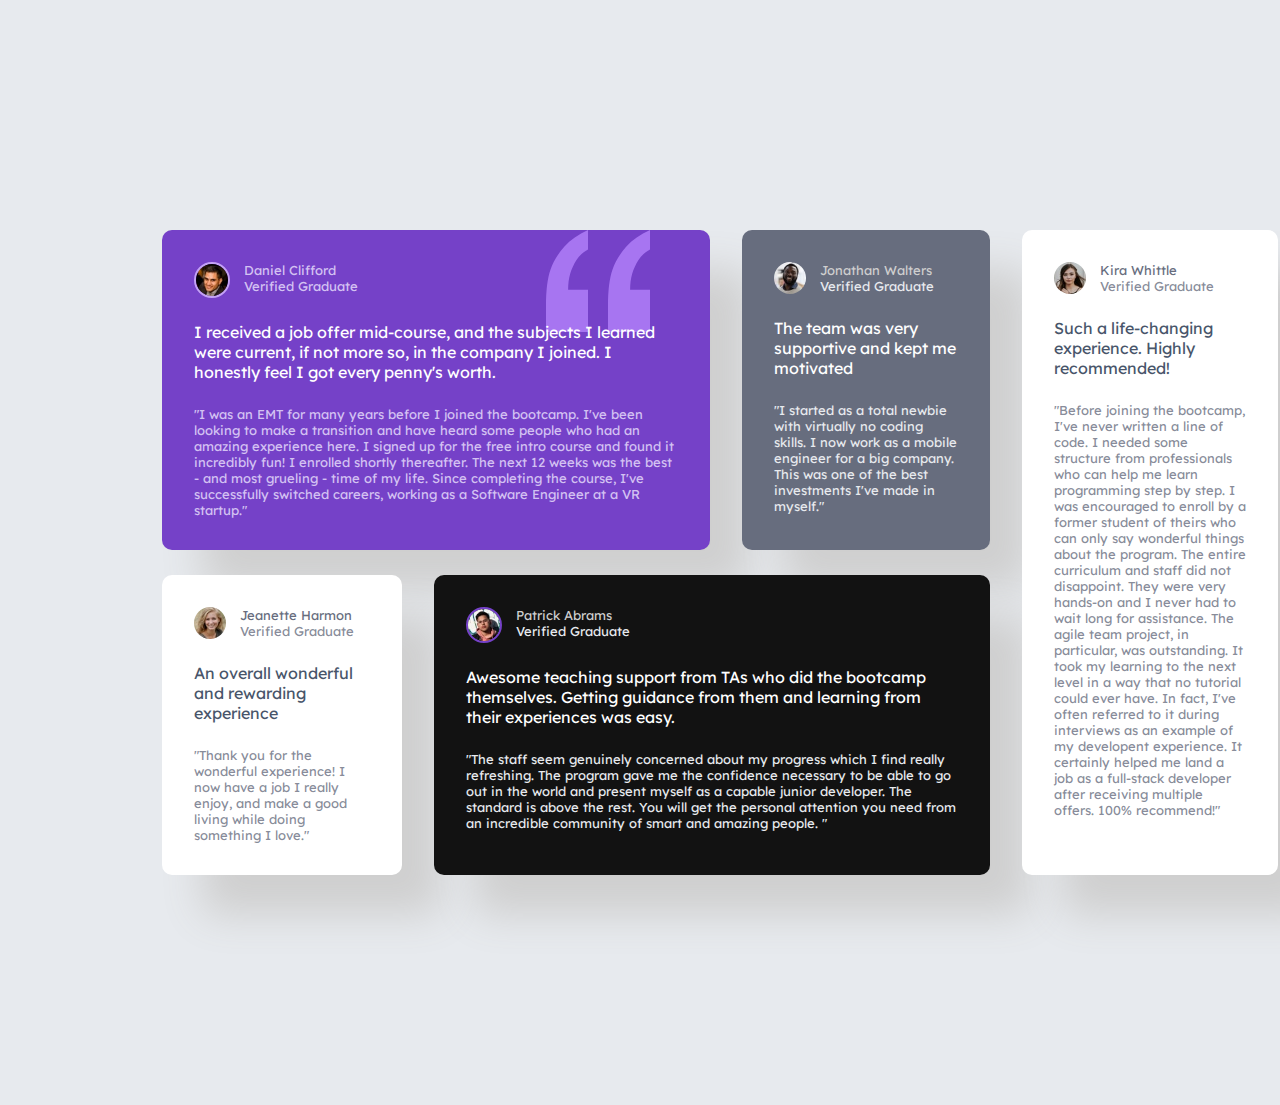
<file: index.html>
<!DOCTYPE html>
<html lang="en">
<head>
    <meta charset="UTF-8">
    <title>index</title>
    <link rel="icon" href="img/favicon-32x32.png">
    <link rel="preconnect" href="https://fonts.googleapis.com">
    <link rel="preconnect" href="https://fonts.gstatic.com" crossorigin>
    <link href="https://fonts.googleapis.com/css2?family=Barlow+Semi+Condensed:ital,wght@0,100;0,200;0,300;0,400;0,500;0,600;0,700;0,800;0,900;1,100;1,200;1,300;1,400;1,500;1,600;1,700;1,800;1,900&family=League+Spartan:wght@100..900&family=Lexend+Deca:wght@100..900&display=swap" rel="stylesheet">
    <link rel="stylesheet" href="css/style.css">
</head>
<body>
<div class="wrapper">
    <div class="left">
        <div class="top">
            <div class="t-big">
                <div class="person">
                    <img src="img/image-daniel.jpg" alt="daniel">
                    <div class="detail">
                        <h4>Daniel Clifford</h4>
                        <p>Verified Graduate</p>
                    </div>
                </div>
                <h3>I received a job offer mid-course, and the subjects I learned were current, if not more so, in the company I joined. I honestly feel I got every penny's worth.</h3>
                <p>"I was an EMT for many years before I joined the bootcamp. I've been looking to make a transition and have heard some people who had an amazing experience here. I signed up for the free intro course and found it incredibly fun! I enrolled shortly thereafter. The next 12 weeks was the best - and most grueling - time of my life. Since completing the course, I've successfully switched careers, working as a Software Engineer at a VR startup."</p>
            </div>
            <div class="t-small">
                <div class="person">
                    <img src="img/image-jonathan.jpg" alt="jonathan">
                    <div class="detail">
                        <h4>Jonathan Walters</h4>
                        <p>Verified Graduate</p>
                    </div>
                </div>
                <h3>The team was very supportive and kept me motivated</h3>
                <p>"I started as a total newbie with virtually no coding skills. I now work as a mobile engineer for a big company. This was one of the best investments I've made in myself."</p>
            </div>
        </div>
        <div class="bottom">
            <div class="b-small">
                <div class="person">
                    <img src="img/image-jeanette.jpg" alt="jeanette">
                    <div class="detail">
                        <h4>Jeanette Harmon</h4>
                        <p>Verified Graduate</p>
                    </div>
                </div>
                <h3>An overall wonderful and rewarding experience</h3>
                <p>"Thank you for the wonderful experience! I now have a job I really enjoy, and make a good living while doing something I love."</p>
            </div>
            <div class="b-big">
                <div class="person">
                    <img src="img/image-patrick.jpg" alt="patrick">
                    <div class="detail">
                        <h4>Patrick Abrams</h4>
                        <p>Verified Graduate</p>
                    </div>
                </div>
                <h3>Awesome teaching support from TAs who did the bootcamp themselves. Getting guidance from them and learning from their experiences was easy.</h3>
                <p>"The staff seem genuinely concerned about my progress which I find really refreshing. The program gave me the confidence necessary to be able to go out in the world and present myself as a capable junior developer. The standard is above the rest. You will get the personal attention you need from an incredible community of smart and amazing people. "</p>
            </div>
        </div>
    </div>
    <div class="right">
        <div class="person">
            <img src="img/image-kira.jpg" alt="kira">
            <div class="detail">
                <h4>Kira Whittle</h4>
                <p>Verified Graduate</p>
            </div>
        </div>
        <h3>Such a life-changing experience. Highly recommended!</h3>
        <p>"Before joining the bootcamp, I've never written a line of code. I needed some structure from professionals who can help me learn programming step by step. I was encouraged to enroll by a former student of theirs who can only say wonderful things about the program. The entire curriculum and staff did not disappoint. They were very hands-on and I never had to wait long for assistance. The agile team project, in particular, was outstanding. It took my learning to the next level in a way that no tutorial could ever have. In fact, I've often referred to it during interviews as an example of my developent experience. It certainly helped me land a job as a full-stack developer after receiving multiple offers. 100% recommend!"</p>
    </div>
</div>
</body>
</html>
</file>
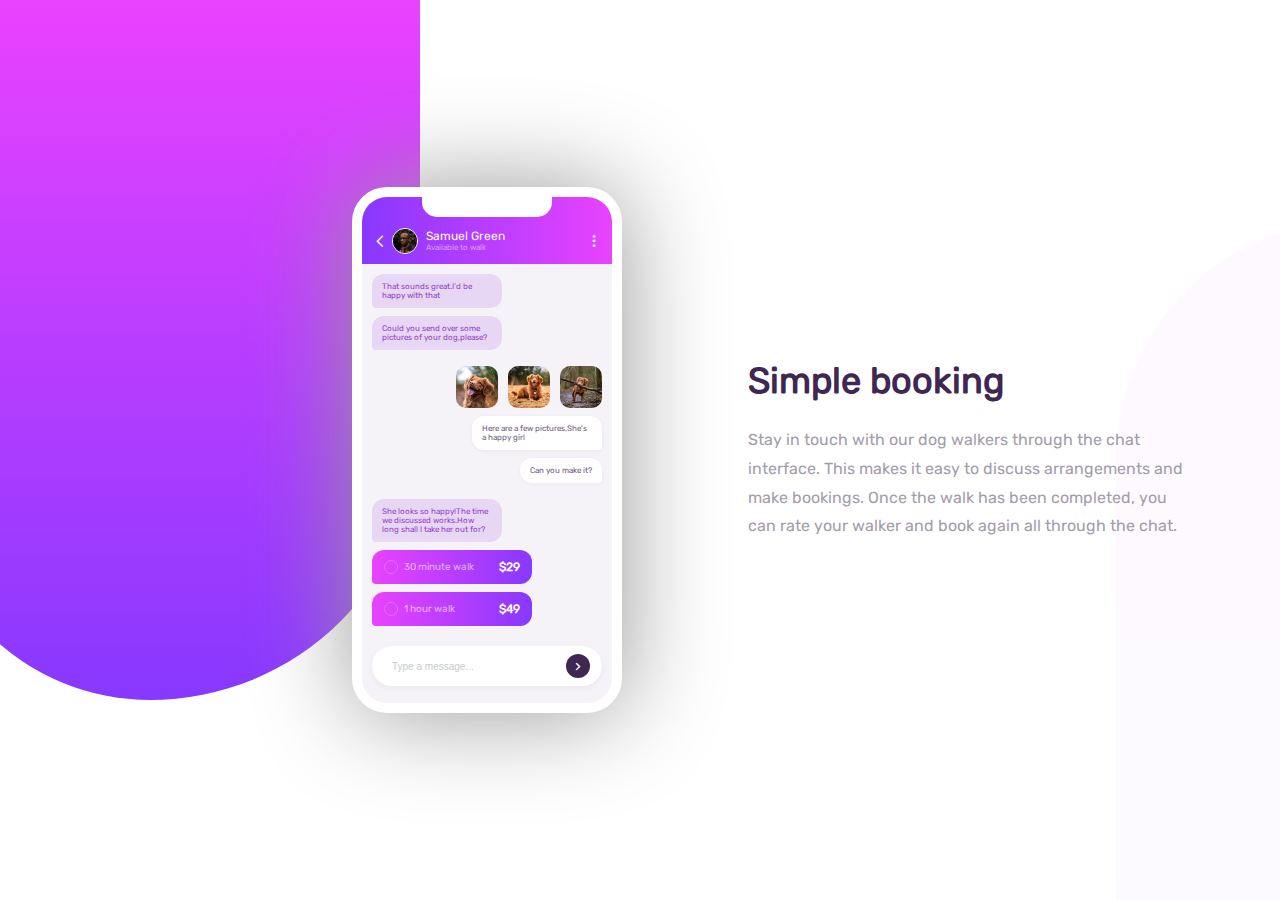
<file: chat-app-illustration/index.html>
<!DOCTYPE html>
<html lang="en">
<head>
    <meta charset="UTF-8">
    <title>Chat App Illustration</title>
    <link rel="stylesheet" href="css/style.css">
    <link rel="icon" href="img/favicon-32x32.png">
    <link rel="stylesheet" href="iconfont/iconfont.css">
</head>
<body>
    <div class="container">
        <div class="l-bg"></div>
        <div class="r-bg"></div>
        <div class="mockup">
            <div class="top-bg"></div>
            <div class="phone">
                <header>
                    <div class="left">
                        <div class="back">
                            <button class="iconfont">&#xe61e;</button>
                        </div>
                        <div class="person">
                            <img src="img/avatar.jpg" alt="">
                            <div class="detail">
                                <p>Samuel Green</p>
                                <p>Available to walk</p>
                            </div>
                        </div>
                    </div>
                    <div class="more">
                        <button class="iconfont">&#xe612;</button>
                    </div>
                </header>
                <div class="main">
                    <div class="chat left">
                        <p>That sounds great.I'd be happy with that</p>
                    </div>
                    <div class="chat left">
                        <p>Could you send over some pictures of your dog,please?</p>
                    </div>
                    <div class="first image">
                        <img src="img/dog-image-1.jpg" alt="">
                        <img src="img/dog-image-2.jpg" alt="">
                        <img src="img/dog-image-3.jpg" alt="">
                    </div>
                    <div class="chat right">
                        <p>Here are a few pictures,She's a happy girl</p>
                    </div>
                    <div class="chat right">
                        <p>Can you make it?</p>
                    </div>
                    <div class="first chat left">
                        <p>She looks so happy!The time we discussed works.How long shall I take her out for?</p>
                    </div>
                    <label class="plan-option" for="walk-30">
                        <input type="checkbox" id="walk-30">
                        <span>30 minute walk</span>
                        <h3>$29</h3>
                    </label>
                    <label class="plan-option" for="walk-60">
                        <input type="checkbox" id="walk-60">
                        <span>1 hour walk</span>
                        <h3>$49</h3>
                    </label>
                </div>
                <div class="textarea">
                    <input type="text" placeholder="Type a message...">
                    <button class="iconfont">&#xe6ba;</button>
                </div>
            </div>
        </div>
        <div class="content">
            <h1>Simple booking</h1>
            <p>Stay in touch with our dog walkers through the chat interface. This makes it easy to discuss arrangements and make bookings. Once the walk has been completed, you can rate your walker and book again all through the chat.</p>
        </div>
    </div>
</body>
</html>
</file>
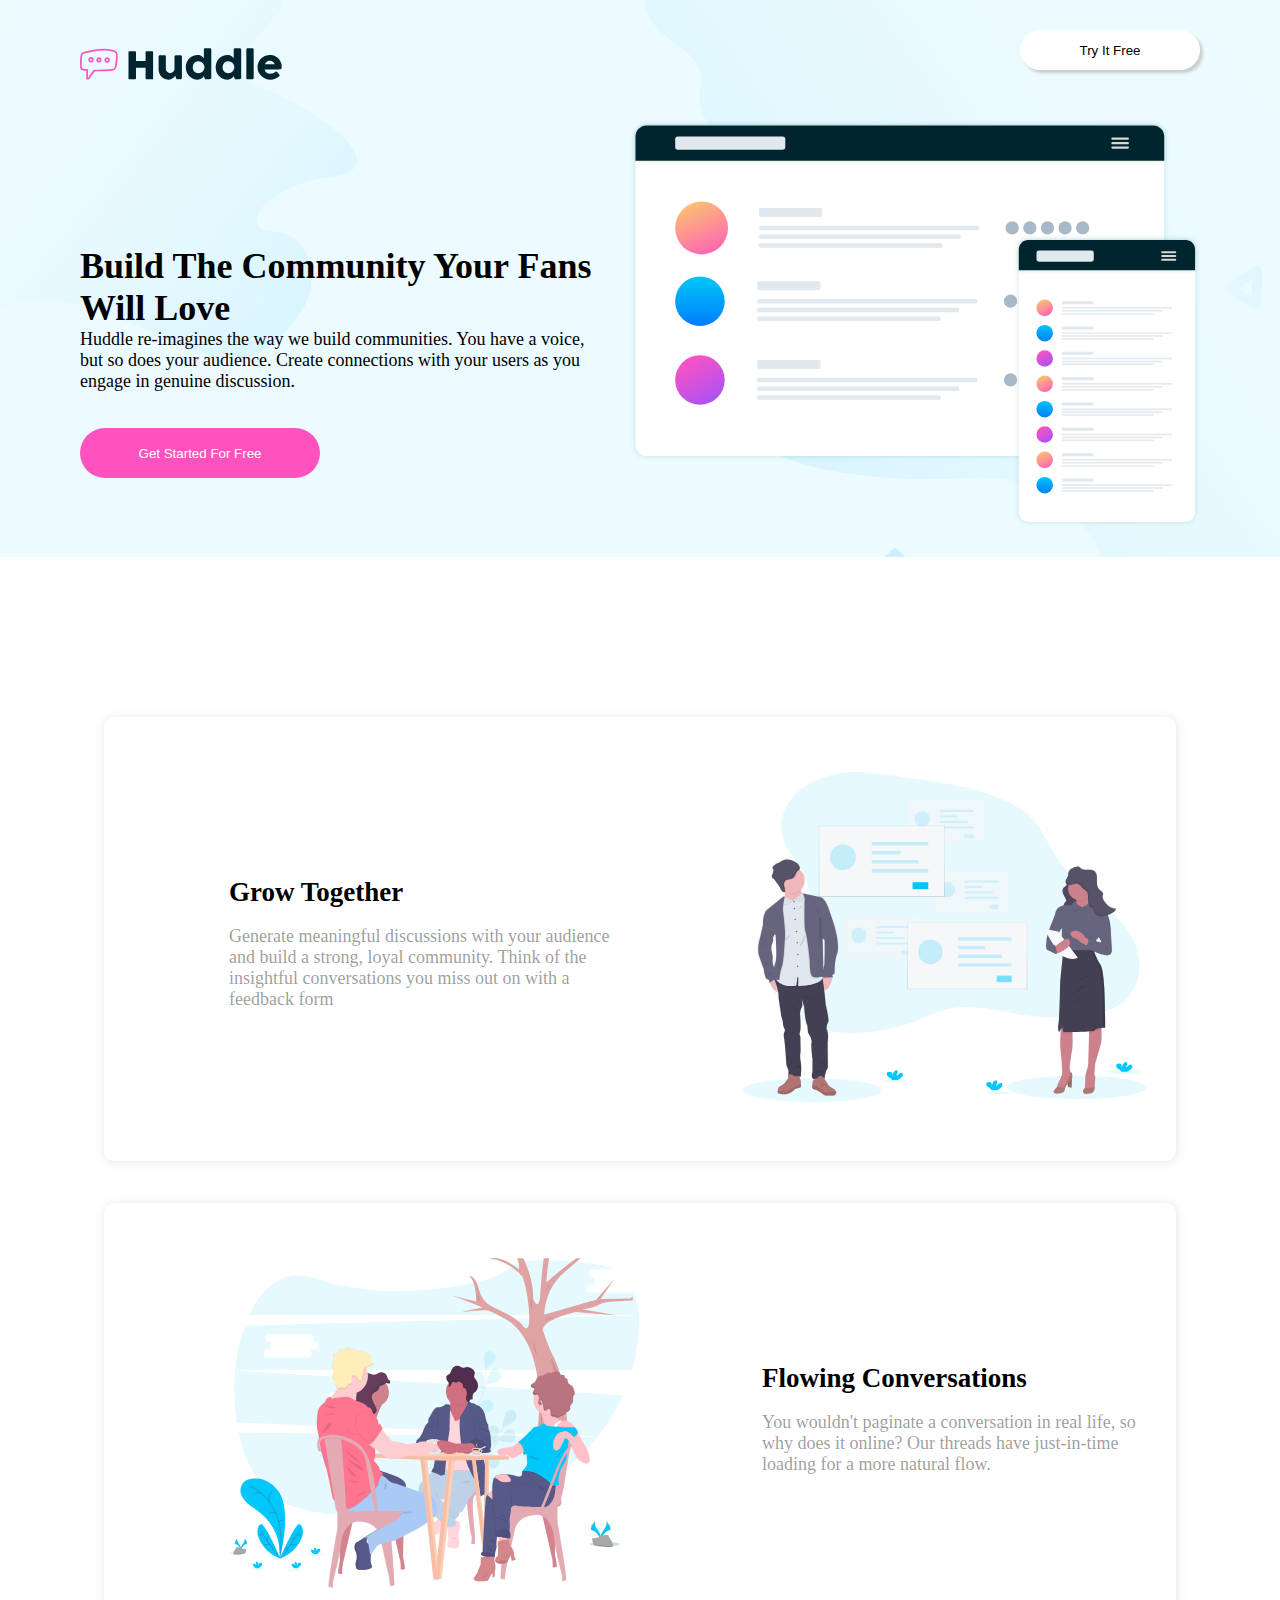
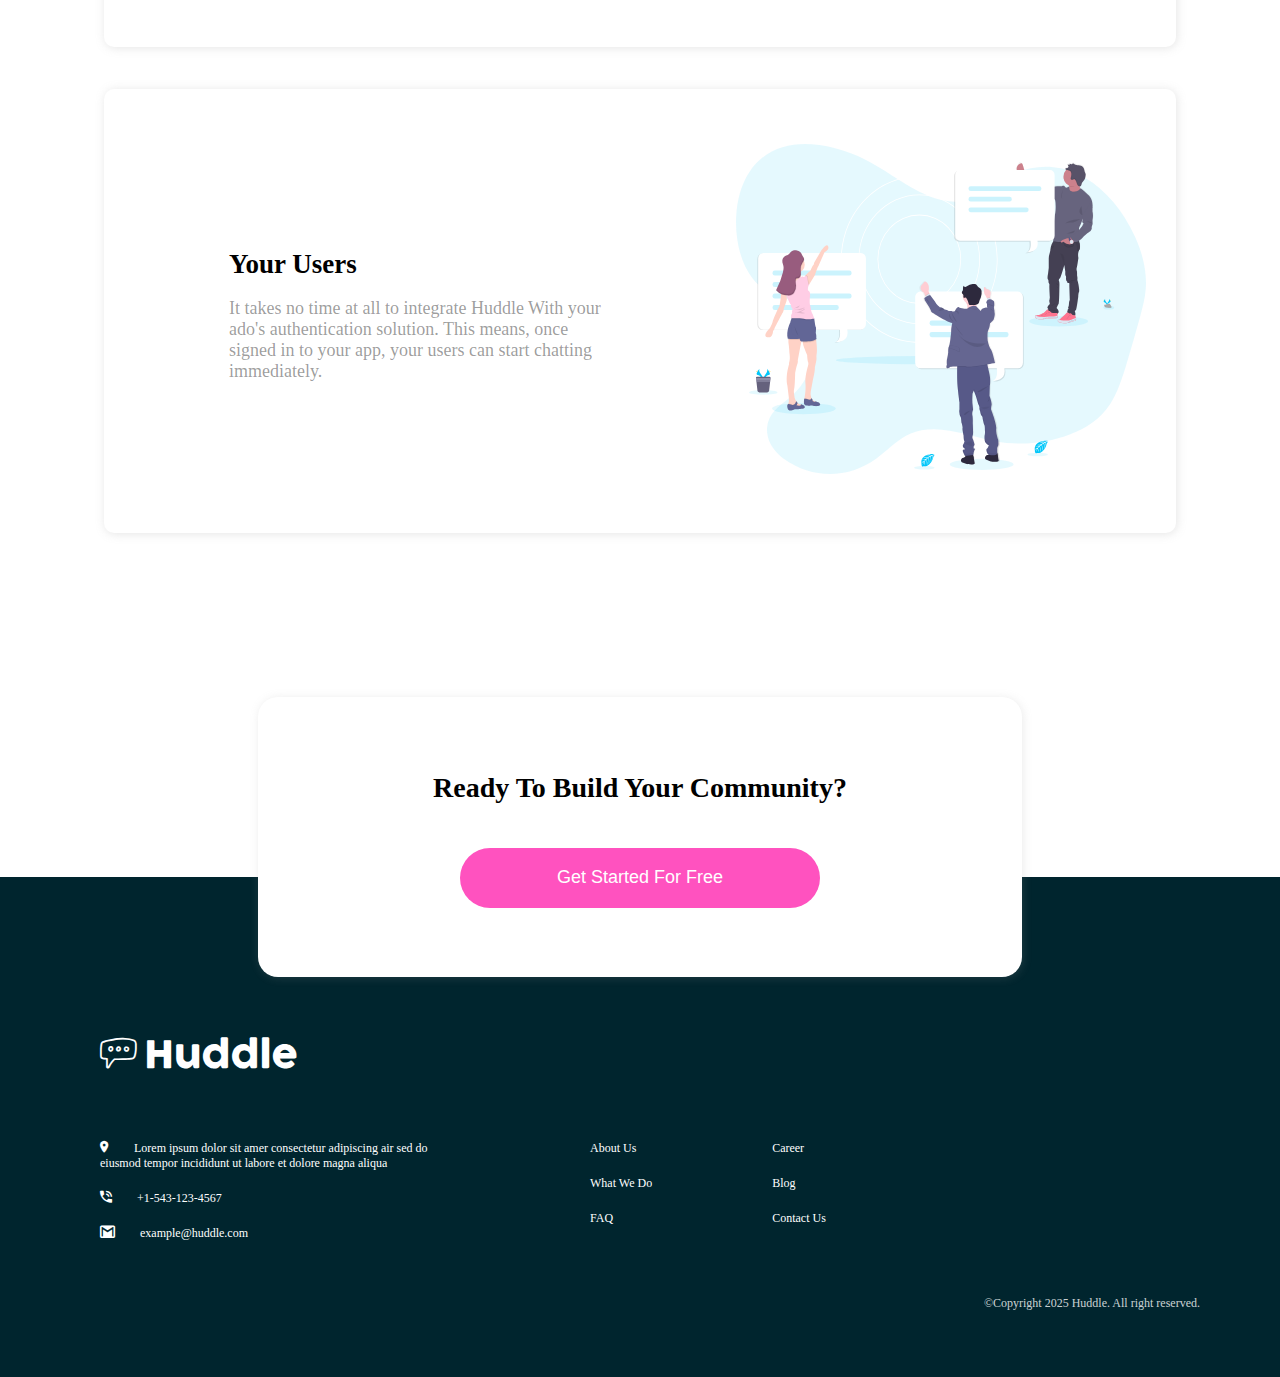
<file: huddle-landing-page/index.html>
<!DOCTYPE html>
<html lang="en">
<head>
    <meta charset="UTF-8">
    <title>index</title>
    <link rel="preconnect" href="https://fonts.googleapis.com">
    <link rel="preconnect" href="https://fonts.gstatic.com" crossorigin>
    <link href="https://fonts.googleapis.com/css2?family=Open+Sans:ital,wght@0,300..800;1,300..800&family=Poppins:ital,wght@0,100;0,200;0,300;0,400;0,500;0,600;0,700;0,800;0,900;1,100;1,200;1,300;1,400;1,500;1,600;1,700;1,800;1,900&display=swap" rel="stylesheet">
    <link rel="icon" href="img/favicon-32x32.png">
    <link rel="stylesheet" href="css/style.css">
    <link rel="stylesheet" href="iconfonts/style.css">
</head>
<body>
    <div class="wrapper">
        <header>
            <div class="left">
                <div class="logo">
                    <img src="img/logo.svg" alt="logo">
                </div>
                <div class="detail">
                    <h1>Build The Community
                        Your Fans Will Love</h1>
                    <p>Huddle re-imagines the way we build communities. You have a voice, but so does your audience. Create connections with your users as you engage in genuine discussion.</p>
                    <button>Get Started For Free</button>
                </div>
            </div>
            <div class="right">
                <button>Try It Free</button>
                <img src="img/illustration-mockups.svg" alt="mockups">
            </div>
        </header>
        <div class="container">
            <div class="top">
                <div class="describe">
                    <h2>Grow Together</h2>
                    <p>Generate meaningful discussions with your audience and build a strong, loyal community. Think of the insightful
                       conversations you miss out on with a feedback form</p>
                </div>
                <img src="img/illustration-grow-together.svg" alt="grow-together">
            </div>
            <div class="mid">
                <img src="img/illustration-flowing-conversation.svg" alt="flowing-conversation">
                <div class="describe">
                    <h2>Flowing Conversations</h2>
                    <p>You wouldn't paginate a conversation in real life, so why does
                       it online? Our threads have just-in-time loading for a more natural flow.</p>
                </div>
            </div>
            <div class="bottom">
                <div class="describe">
                    <h2>Your Users</h2>
                    <p>It takes no time at all to integrate Huddle With your ado's authentication solution. This means, once signed in to your app, your users can start chatting immediately.</p>
                </div>
                <img src="img/illustration-your-users.svg" alt="your-users">
            </div>
        </div>
        <footer>
            <div class="logo">
                <span class="icon-logo"><span class="path1"></span><span class="path2"></span></span>
            </div>
            <div class="detail">
                <div class="info">
                    <div class="location"><span class="icon-icon-location"></span><span>Lorem ipsum dolor sit amer consectetur adipiscing air sed do eiusmod tempor incididunt ut labore et dolore magna aliqua</span></div>
                    <div class="number"><span class="icon-icon-phone"></span><span>+1-543-123-4567</span></div>
                    <div class="email"><span class="icon-icon-email"></span><span>example@huddle.com</span></div>
                </div>
                <div class="more">
                    <div class="l">
                        <p>About Us</p>
                        <p>What We Do</p>
                        <p>FAQ</p>
                    </div>
                    <div class="r">
                        <p>Career</p>
                        <p>Blog</p>
                        <p>Contact Us</p>
                    </div>
                </div>
            </div>
            <div class="copyright">
                &copy;Copyright 2025 Huddle. All right reserved.
            </div>
        </footer>
        <div class="button">
            <h3>Ready To Build Your Community?</h3>
            <button>Get Started For Free</button>
        </div>
    </div>
</body>
</html>
</file>
<file: css/style.css>
*{
    margin: 0;
    padding: 0;
}
body{
    font-family: "Lexend Deca", sans-serif;
    background-color: hsl(214, 17%, 92%);
    width: 1440px;
    margin: 0 auto;
}
/*总体布局分为左右两部分*/
.wrapper{
    width: 1116px;
    margin: 230px auto;
    display: flex;
    gap: 32px;
    font-size: 13px;
}
/*left*/
.left{
    width: 828px;
    display: flex;
    flex-direction: column;
    gap: 25px;
}
/*right*/
.right{
    width: 192px;
    background-color: hsl(0, 0%, 100%);
    border-radius: 10px;
    box-shadow: 40px 40px 40px hsl(0, 0%, 81%);
}
.right h3{
    color: hsl(217, 19%, 35%);
}
.right h4{
    color: hsl(224, 10%, 45%);
}
.right p{
    color: hsla(224, 10%, 45%, 0.8);
}
/*左部分又分为上下两部分*/
/*上部分为左右布局*/
.left .top{
    display: flex;
    flex-direction: row;
    gap: 32px;
}
/*t-big*/
.t-big{
    background: hsl(263, 55%, 52%) url(../img/bg-pattern-quotation.svg) no-repeat top right 60px;
}
.t-big img{
    border: 2px solid hsl(264, 82%, 80%);
}
.t-big p,.t-big h4{
    color: hsla(259, 100%, 95%, 0.8)
}
/*t-small*/
.t-small{
    background-color: hsl(224, 10%, 45%);
}
/*下部分也为左右布局*/
.left .bottom{
    display: flex;
    flex-direction: row;
    gap: 32px;
}
/*b-small*/
.b-small{
    background-color: hsl(0, 0%, 100%);
}
.b-small h3{
    color: hsl(217, 19%, 35%);
}
.b-small h4{
    color: hsl(224, 10%, 45%);
}
.b-small p{
    color: hsla(224, 10%, 45%, 0.8);
}
/*b-big*/
.b-big{
    background-color: hsl(0, 0%, 7%);
}
.b-big img{
    border: 2px solid hsl(263, 55%, 52%);
}
/*公共样式*/
.t-big,.t-small,.b-small,.b-big,.right{
    border-radius: 10px;
    box-shadow: 40px 40px 40px hsl(0, 0%, 81%);
    padding: 32px;
}
.person{
    display: flex;
    flex-direction: row;
}
.person img{
    width: 32px;
    height: 32px;
    border-radius: 50%;
    margin-right: 14px;
}
h3{
    font-size: 16px;
    font-weight: normal;
    color: hsl(0, 0%, 100%);
    margin: 24px 0;
}
h4{
    font-weight: normal;
    color: hsl(0, 0%, 81%);
}
p{
    color: hsl(214, 17%, 92%);
}
</file>
<file: chat-app-illustration/css/style.css>
@font-face {
    font-family: 'Rubik';
    src: url('../font/Rubik-VariableFont_wght.ttf') format('truetype');
    font-style: normal;
    font-weight: normal;
}
*{
    margin: 0;
    padding: 0;
}
body{
    min-width: 1440px;
    font-family: 'Rubik',sans-serif;
}
.container{
    display: flex;
    flex-direction: row;
    gap: 126px;
    align-items: center;
    justify-content: center;
    min-height: 100vh;
    position: relative;
    background-color: #fff;
    overflow: hidden;
}
.l-bg{
    content: '';
    position: absolute;
    left: -80px;
    top: 0;
    width: 500px;
    height: 700px;
    background: linear-gradient(to bottom, hsl(293, 100%, 63%), hsl(264, 100%, 61%));
    border-radius: 0 0 270px 230px;
    z-index: 0;
}
.r-bg{
    content: '';
    position: absolute;
    right: -76px;
    bottom: 0;
    width: 400px;
    height: 680px;
    background: linear-gradient(to bottom, hsla(293, 100%, 63%, 0.03), hsla(264, 100%, 61%, 0.03));
    border-radius: 240px 160px 0 0;
    z-index: 0;
}
.mockup,.content{
    z-index: 1;
}


/*mockup*/
.mockup{
    width: 250px;
    height: 506px;
    border: 10px solid #fff;
    border-radius: 35px ;
    position: relative;
    overflow: hidden;
    font-size: 8px;
    box-shadow: 1px 1px 100px #999;
    background-color: hsl(270, 20%, 96%);
}
.mockup .top-bg{
    content: '';
    position: absolute;
    left: 50%;
    top: 0;
    transform: translateX(-50%);
    width: 130px;
    height: 20px;
    background-color: #fff;
    border-radius: 0 0 15px 15px;
}

/*header*/
.mockup header{
    width: 100%;
    height: 67px;
    background: linear-gradient(to right,hsl(264, 100%, 61%),hsl(293, 100%, 63%));
    display: flex;
    align-items: center;
    justify-content: space-between;
}
header .left{
    display: flex;
    align-items: center;
    gap: 4px;
}
header .back button{
    display: inline-block;
    background-color: transparent;
    border: none;
    outline: none;
    cursor: pointer;
    color: #fff;
    margin: 20px 0 0 10px;
}
header .person{
    display: flex;
    align-items: center;
    gap: 8px;
    margin-top: 20px;
}
.person img{
    width: 24px;
    height: 24px;
    border: 1px solid #fff;
    border-radius: 50%;
    transition: transform 0.3s ease, box-shadow 0.3s ease;
}
.person img:hover{
    transform: scale(1.08);
}
.person .detail{
    display: inline-block;
    color: #fff;
    font-size: 12px;
}
.person .detail:hover{
    cursor: pointer;
}
.detail p:last-child{
    color: hsl(276, 100%, 81%);
    font-size: 8px;
}
header .more button{
    display: inline-block;
    margin: 20px 10px 0 0;
    background-color: transparent;
    border: none;
    outline: none;
    cursor: pointer;
    color: #fff;
}

/*main*/
.mockup .main{
    display: flex;
    flex-direction: column;
    gap: 8px;
    padding: 10px;
}
/*left chat*/
.chat.left{
    align-self: flex-start;
    background-color: hsl(276, 55%, 90%);
    color: hsl(276, 55%, 52%);
    padding: 8px 10px;
    border-radius: 12px 12px 12px 4px;
    max-width: 110px;
    font-weight: 400;
}
/*right chat*/
.chat.right{
    align-self: flex-end;
    background-color: #fff;
    color: hsl(271, 15%, 43%);
    padding: 8px 10px;
    border-radius: 12px 12px 4px 12px;
    max-width: 110px;
    box-shadow: 0 1px 4px rgba(0, 0, 0, 0.05);
    font-weight: 400;
}
/*first chat*/
.first{
    margin-top: 8px;
}
/*image*/
.image{
    align-self: flex-end;
    display: flex;
    gap: 10px;
}
.image img{
    width: 42px;
    height: 42px;
    border-radius: 10px;
    object-fit: cover;
    transition: transform 0.3s ease, box-shadow 0.3s ease;
}
.image img:hover{
    transform: scale(1.08);
    box-shadow: 0 4px 8px rgba(0, 0, 0, 0.15);
}
/*plan-option*/
.plan-option {
    display: flex;
    align-items: center;
    justify-content: space-between;
    background: linear-gradient(to right, hsl(293, 100%, 63%), hsl(264, 100%, 61%));
    padding: 10px 12px;
    border-radius: 12px 12px 12px 4px;
    width: 136px;
    cursor: pointer;
}
.plan-option input[type="checkbox"] {
    appearance: none;
    width: 14px;
    height: 14px;
    border-radius: 50%;
    border: 1px solid hsl(289, 100%, 72%);
    background-color: transparent;
    position: relative;
    cursor: pointer;
    margin-right: 6px;
}
.plan-option input[type="checkbox"]::before {
    content: '';
    display: block;
    width: 8px;
    height: 8px;
    background-color: white;
    border-radius: 50%;
    position: absolute;
    top: 2px;
    left: 2px;
    opacity: 0;
    transition: opacity 0.2s ease;
}
.plan-option input[type="checkbox"]:checked::before {
    opacity: 1;
}
.plan-option span {
    color: hsla(0, 0%, 100%, 0.6);
    font-weight: 400;
    font-size: 10px;
    margin-right: auto;
}
.plan-option h3 {
    color: hsl(0, 0%, 100%);
    font-size: 12px;
    font-weight: 700;
    margin-left: 8px;
}
/*textarea*/
.textarea{
    display: flex;
    align-items: center;
    justify-content: space-between;
    background-color: #fff;
    border-radius: 20px;
    padding: 8px 12px;
    margin: 10px;
    box-shadow: 0 2px 6px rgba(0,0,0,0.05);
}
.textarea input[type=text]{
    border: none;
    outline: none;
    flex-grow: 1;
    font-size: 10px;
    padding: 6px 8px;
    color: #000000;
    background-color: transparent;
}
.textarea input::placeholder{
    color: hsl(206, 6%, 79%);
}
.textarea button{
    background-color: hsl(271, 36%, 24%);
    border: none;
    border-radius: 50%;
    width: 24px;
    height: 24px;
    color: #fff;
    font-size: 12px;
    font-weight: bolder;
    cursor: pointer;
    display: flex;
    align-items: center;
    justify-content: center;
}


.content{
    max-width: 450px;
    width: 100%;
    margin-right: -110px;
}
.content h1{
    font-weight: 700;
    color: hsl(271, 36%, 24%);
    margin-bottom: 24px;
    font-size: 36px;
}
.content p{
    color: hsl(270, 7%, 64%);
    font-weight: 400;
    line-height: 1.8em;
}
</file>
<file: chat-app-illustration/iconfont/iconfont.css>
@font-face {
  font-family: "iconfont"; /* Project id  */
  src: url('iconfont.ttf?t=1747314846928') format('truetype');
}

.iconfont {
  font-family: "iconfont" !important;
  font-size: 16px;
  font-style: normal;
  -webkit-font-smoothing: antialiased;
  -moz-osx-font-smoothing: grayscale;
}

.icon-xiayibu:before {
  content: "\e6ba";
}

.icon-gengduo:before {
  content: "\e612";
}

.icon-fanhui:before {
  content: "\e61e";
}
</file>
<file: huddle-landing-page/css/style.css>
*{
    margin: 0;
    padding: 0;
}
body{
    font-size: 18px;
    min-width: 1266px;
    max-width: 1440px;
    width: 100%;
    margin: 0 auto;
}
.wrapper{
    width: 100%;
    position: relative;
    background-color: #fff;
}

/*头部*/
header{
    display:  flex;
    flex-direction: row;
    background: hsl(193, 100%, 96%) url("../img/bg-hero-desktop.svg") top no-repeat;
    padding: 30px 80px;
}
header .left{
    display: flex;
    flex-direction: column;
    margin-right: 30px;
}
header .left button:hover{
    opacity: .5;
}
header .logo{
    margin-top: 18px;
}
header .logo img{
    width: 202px;
    height: 32px;
}
header .detail{
    margin-top: 160px;
    width: 520px;
}
header .detail button{
    background-color: hsl(322, 100%, 66%);
    color: #fff;
    width: 240px;
    height: 50px;
    border: none;
    border-radius: 50px;
    margin-top: 36px;
}
header .right{
    display: flex;
    flex-direction: column;
    overflow: hidden;
}
header .right button{
    position: absolute;
    right: 80px;
    width: 180px;
    height: 40px;
    border: none;
    border-radius: 50px;
    background-color: #fff;
    box-shadow: #ccc 3px 3px 3px;
}
header .right button:hover{
    opacity: .5;
}
header .right img{
    width: 100%;
    height: 100%;
    margin-top: 90px;
}

/*主体*/
.container{
    margin-top: 160px;
}
.container .top,.container .mid,.container .bottom{
    height: 334px;
    margin: 42px 104px 0;
    display: flex;
    gap: 123px;
    justify-content: space-between;
    border-radius: 10px;
    box-shadow: rgba(153, 153, 153, 0.25) 1px 1px 10px;
    padding: 55px 30px 55px 125px;
}
.container .top{
    margin-top: 0;
}
.container .describe{
    margin: auto 0;
    width: 490px;
    height: 124px;
}
.container .describe p{
    color: rgba(0, 0, 0, 0.4);
    margin-top: 18px;
}
.container img{
    width: 410px;
    height: 330px;
}

/*页尾*/
footer{
    height: 500px;
    background-color: hsl(192, 100%, 9%);
    margin-top: 344px;
    display: flex;
    flex-direction: column;
    color: #fff;
    position: relative;
}
footer .logo{
    font-size: 32px;
    margin: 160px 100px 0;
}
footer .detail{
    margin: 46px 222px 50px 100px;
    display: flex;
    flex-direction: row;
    gap: 150px;
    font-size: 12px;
}
footer .info{
    width: 340px;
}
.info div{
    margin-top: 20px;
}
footer .info span:first-child{
    margin-right: 25px;
}
footer .more{
    display: flex;
    flex-direction: row;
    gap: 120px;
}
footer .more p{
    margin-top: 20px;
}
footer .copyright{
    font-size: 12px;
    color: rgba(255, 255, 255, 0.8);
    position: absolute;
    right: 80px;
    bottom: 66px;
}

/*上层*/
.button{
    position: absolute;
    bottom: 400px;
    left: 50%;
    transform: translateX(-50%);
    width: 764px;
    height: 280px;
    background-color: #fff;
    border-radius: 20px;
    box-shadow: rgba(153, 153, 153, 0.2) 1px 1px 10px;
    z-index: 1000;
}
.button h3{
    text-align: center;
    margin-top: 75px;
    font-size: 28px;
}
.button button{
    width: 360px;
    height: 60px;
    background-color: hsl(322, 100%, 66%);
    border: none;
    border-radius: 50px;
    color: #fff;
    display: block;
    margin: 44px auto;
    font-size: 18px;
}
.button button:hover{
    opacity: .5;
}
</file>
<file: huddle-landing-page/iconfonts/style.css>
@font-face {
  font-family: 'icomoon';
  src:  url('fonts/icomoon.eot?rzt798');
  src:  url('fonts/icomoon.eot?rzt798#iefix') format('embedded-opentype'),
    url('fonts/icomoon.ttf?rzt798') format('truetype'),
    url('fonts/icomoon.woff?rzt798') format('woff'),
    url('fonts/icomoon.svg?rzt798#icomoon') format('svg');
  font-weight: normal;
  font-style: normal;
  font-display: block;
}

[class^="icon-"], [class*=" icon-"] {
  /* use !important to prevent issues with browser extensions that change fonts */
  font-family: 'icomoon',sans-serif !important;
  speak: never;
  font-style: normal;
  font-weight: normal;
  font-variant: normal;
  text-transform: none;
  line-height: 1;

  /* Better Font Rendering =========== */
  -webkit-font-smoothing: antialiased;
  -moz-osx-font-smoothing: grayscale;
}

.icon-logo .path1:before {
  color: #fff;
  content: "\e900";
}
.icon-logo .path2:before {
  content: "\e901";
  color: #fff;
  margin-left: -6.154296875em;
}
.icon-icon-email:before {
  content: "\e902";
  color: #fff;
}
.icon-icon-location:before {
  content: "\e903";
  color: #fff;
}
.icon-icon-phone:before {
  content: "\e904";
  color: #fff;
}
</file>
